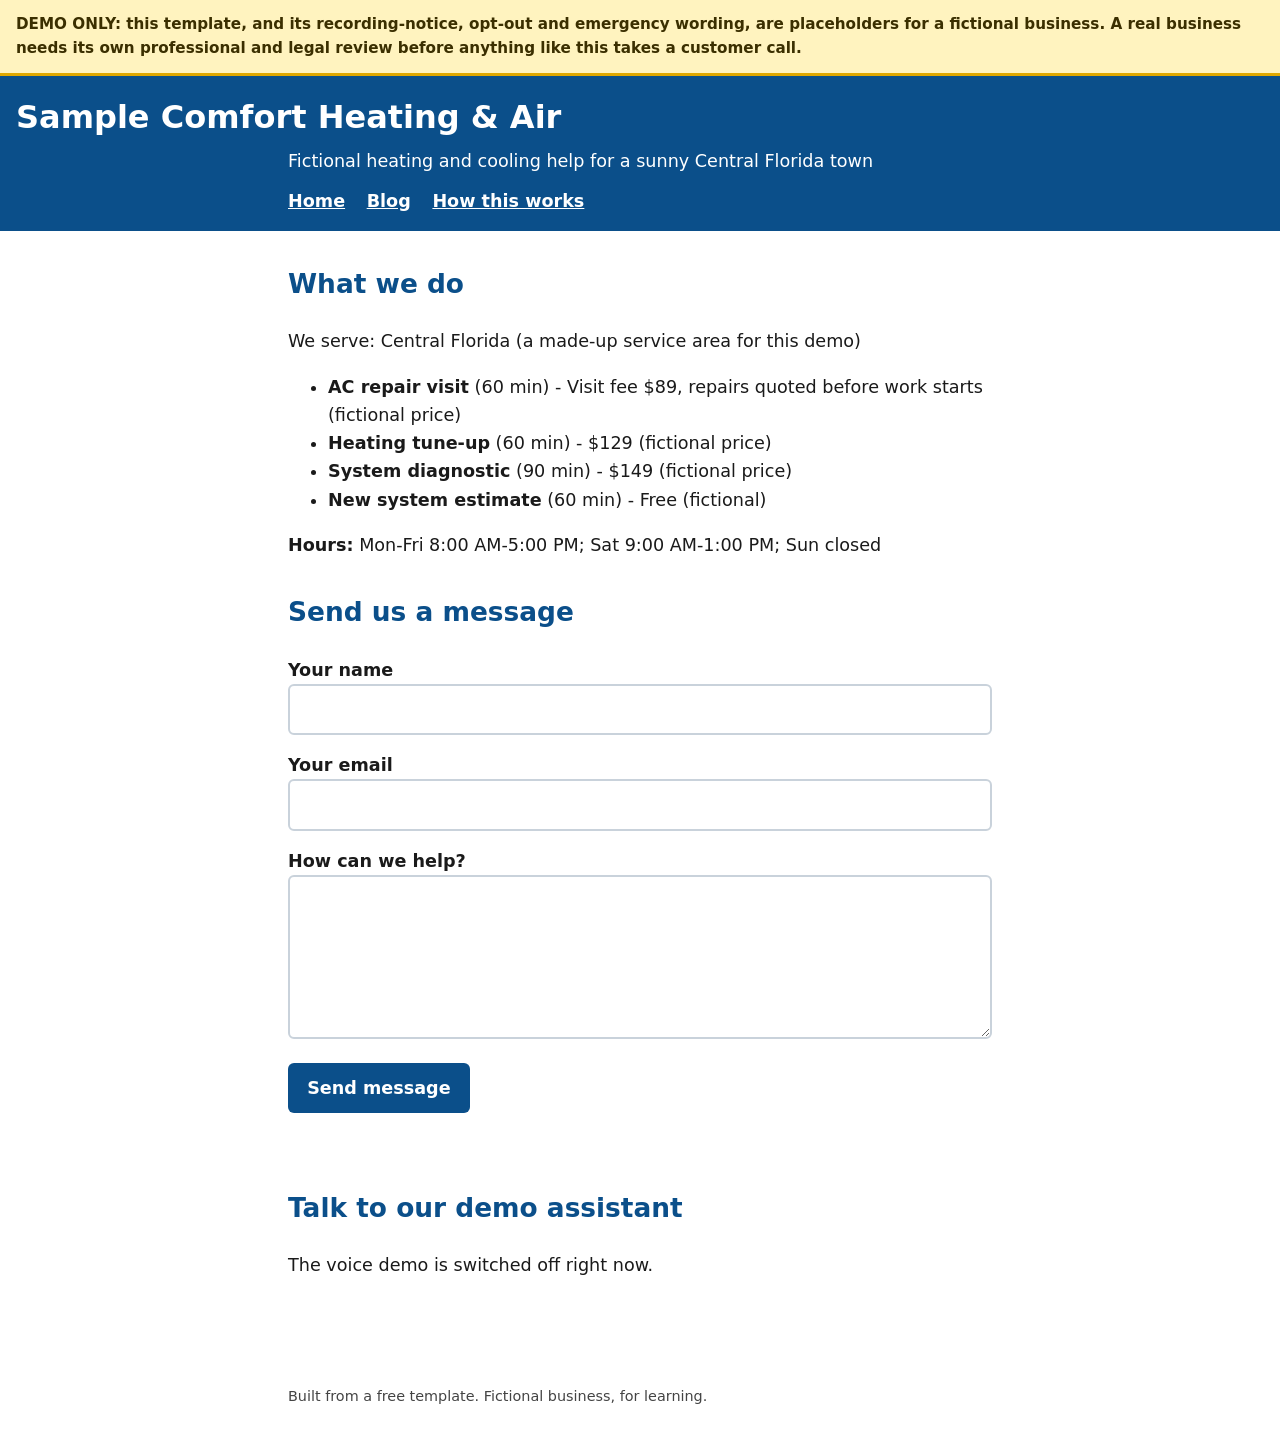
<file: index.html>
<!doctype html>
<html lang="en">
<head>
  <meta charset="utf-8">
  <meta name="viewport" content="width=device-width, initial-scale=1">
  <title>Sample website</title>
  <link rel="stylesheet" href="style.css">
</head>
<body>
  <!-- [CODE] DEMO ONLY banner. app.js fills it in and shows it when demo_only is true in business.json. -->
  <div id="demo-banner" class="banner" role="note" hidden></div>

  <!-- [CODE] Header. Words come from business.json through app.js (data-bind). -->
  <header class="site-header">
    <h1 data-bind="name">Sample website</h1>
    <p data-bind="tagline">Your tagline</p>
    <nav>
      <a href="index.html">Home</a>
      <a href="blog.html">Blog</a>
      <a href="seam.html">How this works</a>
    </nav>
  </header>

  <main>
    <!-- [CODE] Facts about the business. Edit business.json, not this file. -->
    <section>
      <h2>What we do</h2>
      <p>We serve: <span data-bind="service_area"></span></p>
      <ul id="services-list"></ul>
      <p><strong>Hours:</strong> <span data-bind="hours_text"></span></p>
    </section>

    <!-- [CODE-FORMAT] Contact form. Sent by app.js to Web3Forms; the email subject is built by code. -->
    <section>
      <h2>Send us a message</h2>
      <form id="contact-form">
        <label for="name">Your name</label>
        <input id="name" name="name" type="text" required autocomplete="name">

        <label for="email">Your email</label>
        <input id="email" name="email" type="email" required autocomplete="email">

        <label for="message">How can we help?</label>
        <textarea id="message" name="message" rows="5" required></textarea>

        <!-- Spam trap: people never see this box, bots tick it. -->
        <input type="checkbox" name="botcheck" class="trap" tabindex="-1" autocomplete="off" aria-hidden="true">

        <button type="submit">Send message</button>
        <p id="form-status" class="status" role="status" aria-live="polite"></p>
      </form>
    </section>

    <!-- [CODE] Voice demo (web call only). The conversation itself is [AGENT] work: see voice/persona.md. -->
    <section id="voice">
      <h2>Talk to our demo assistant</h2>
      <p id="voice-note" class="status"></p>
      <button id="voice-btn" type="button" hidden>Start voice demo</button>
      <p id="voice-status" class="status" role="status" aria-live="polite"></p>
    </section>
  </main>

  <footer>
    <p>Built from a free template. Fictional business, for learning.</p>
  </footer>

  <script type="module" src="app.js"></script>
</body>
</html>
</file>
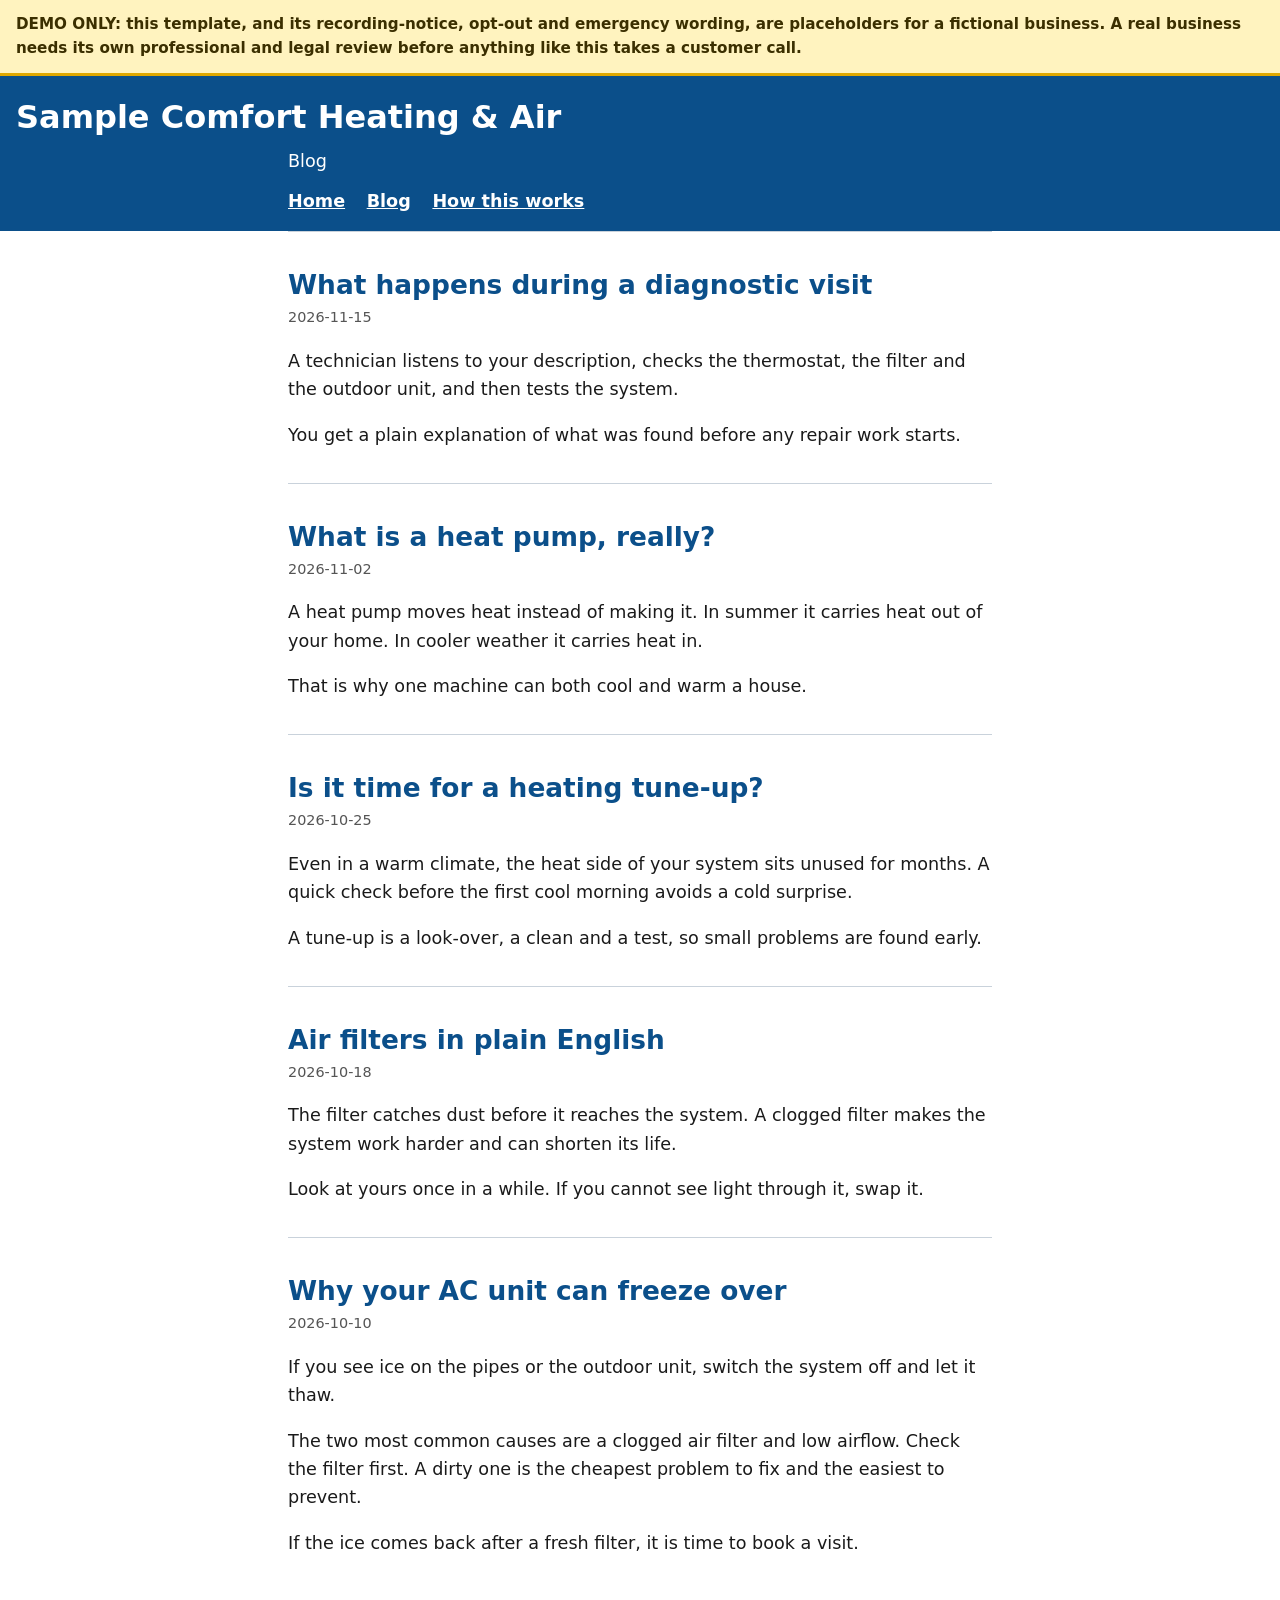
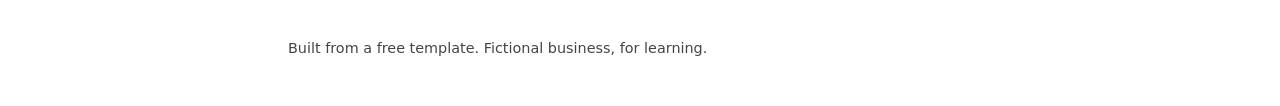
<file: blog.html>
<!doctype html>
<html lang="en">
<head>
  <meta charset="utf-8">
  <meta name="viewport" content="width=device-width, initial-scale=1">
  <title>Blog - Sample website</title>
  <link rel="stylesheet" href="style.css">
</head>
<body>
  <!-- [CODE] DEMO ONLY banner. app.js fills it in and shows it when demo_only is true in business.json. -->
  <div id="demo-banner" class="banner" role="note" hidden></div>

  <header class="site-header">
    <h1 data-bind="name">Sample website</h1>
    <p>Blog</p>
    <nav>
      <a href="index.html">Home</a>
      <a href="blog.html">Blog</a>
      <a href="seam.html">How this works</a>
    </nav>
  </header>

  <main>
    <!-- [CODE-QUEUE] Posts come from content/queue.json. app.js shows a post only when it is
         valid, its status is queued or published, and its date has arrived (business timezone).
         [AGENT] The wording of each post is drafted by your coding agent (see publisher/publisher.md). -->
    <section id="posts">
      <p>Loading posts...</p>
    </section>

    <!-- [CODE-QUEUE] Only shown when the address ends in ?debug : lists entries that were skipped and why. -->
    <section id="debug" class="debug" hidden></section>
  </main>

  <footer>
    <p>Built from a free template. Fictional business, for learning.</p>
  </footer>

  <script type="module" src="app.js"></script>
</body>
</html>
</file>
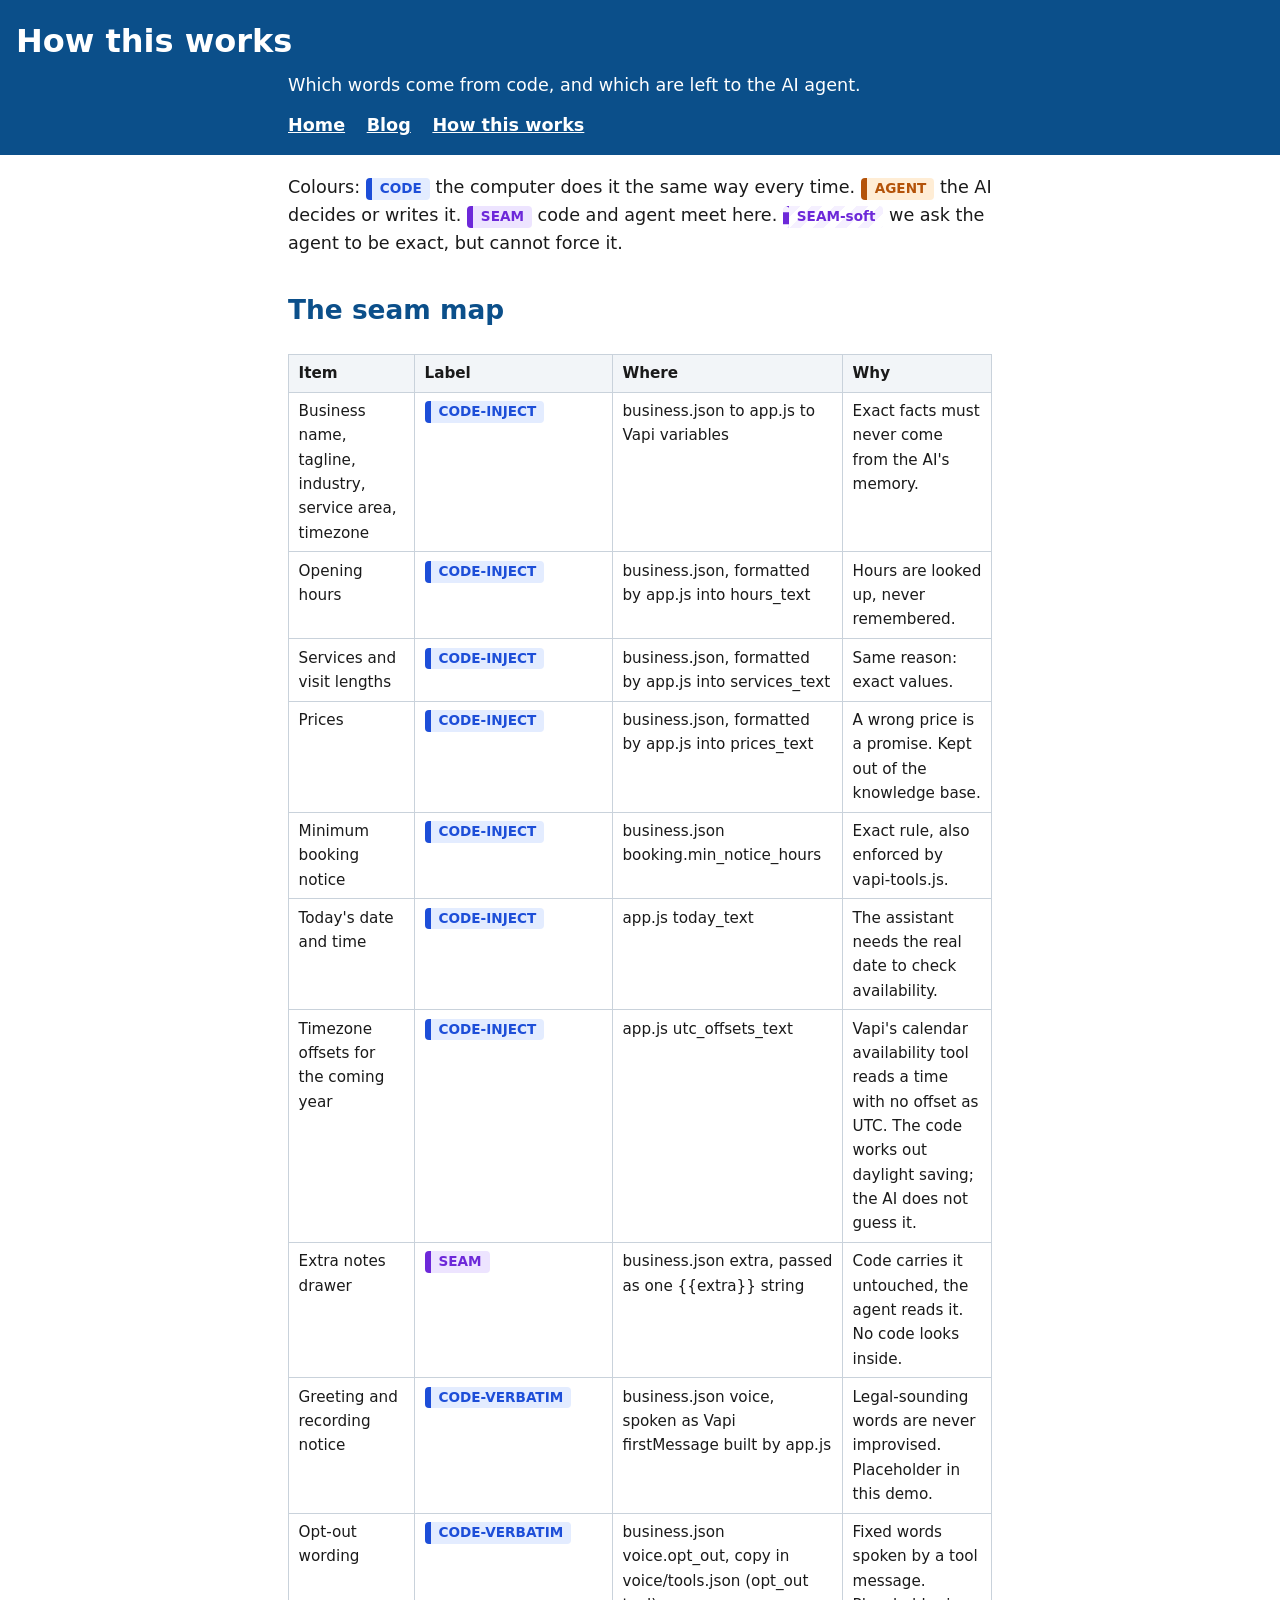
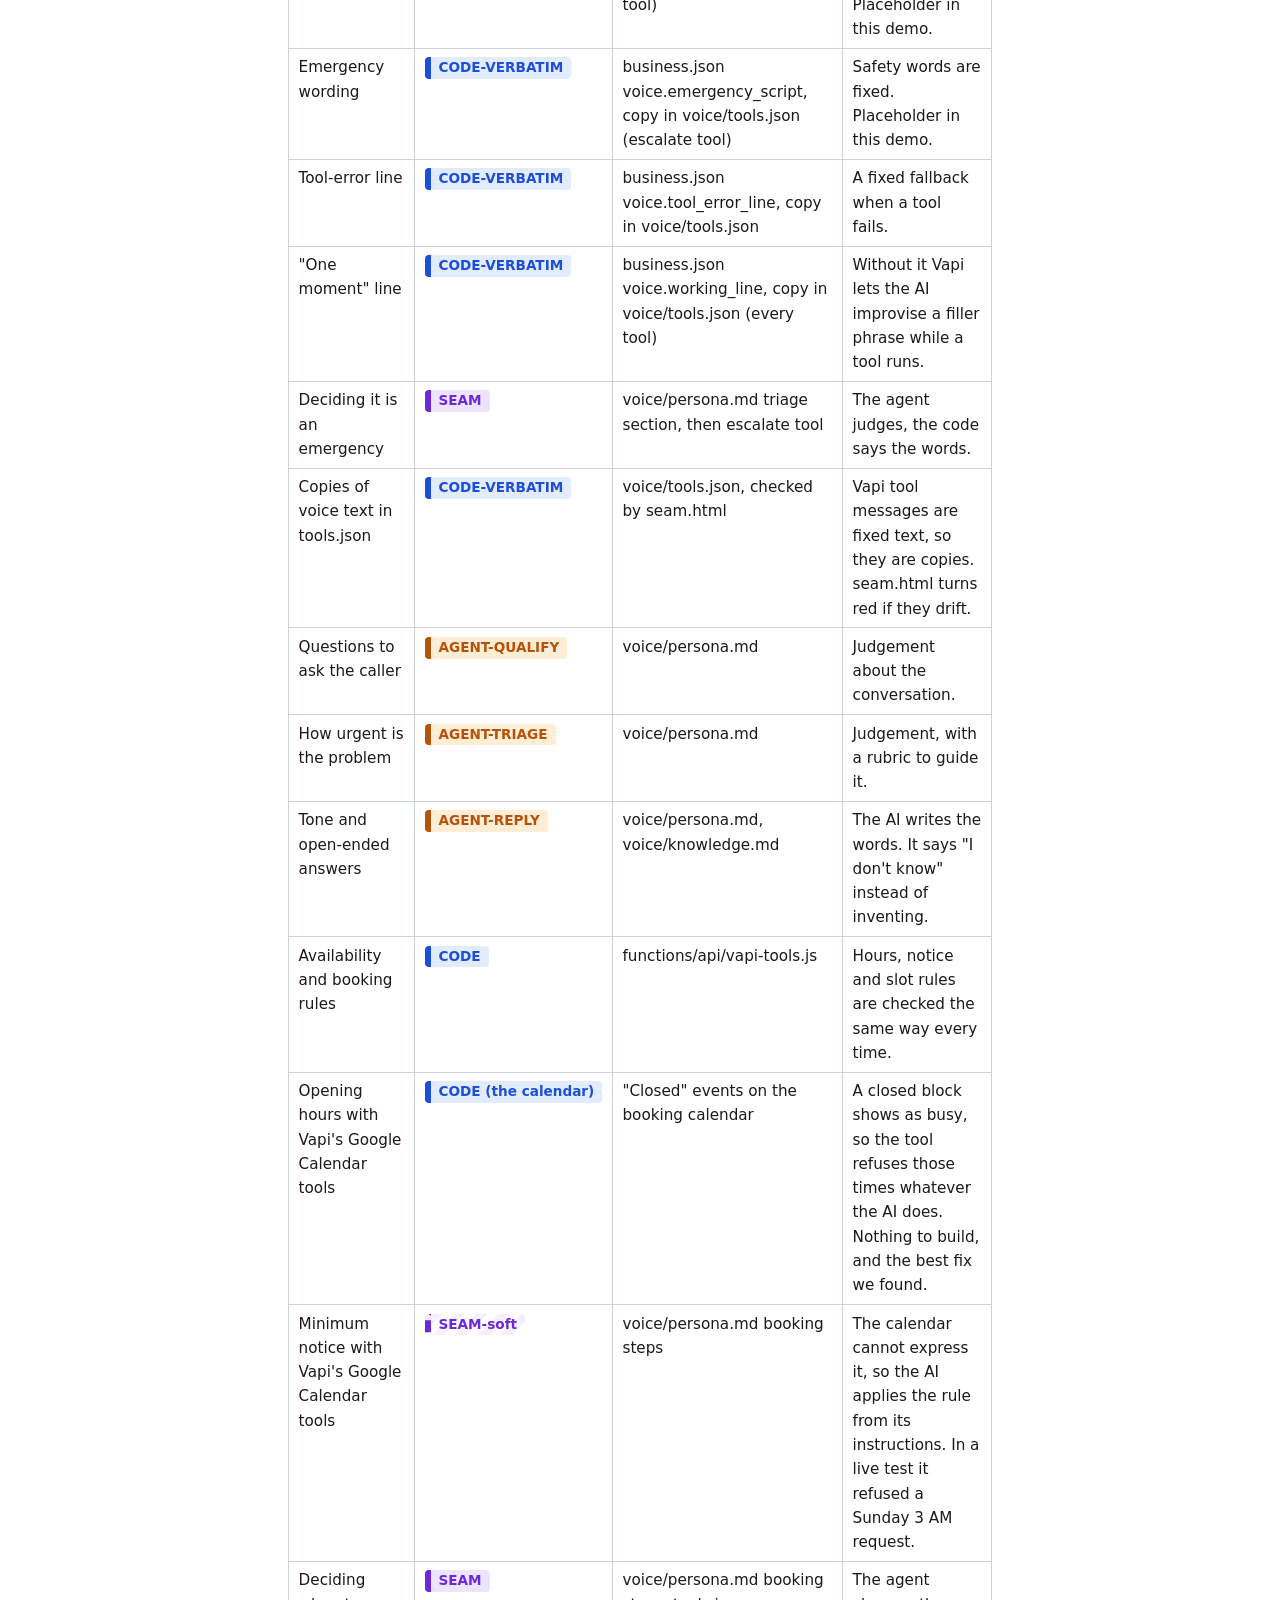
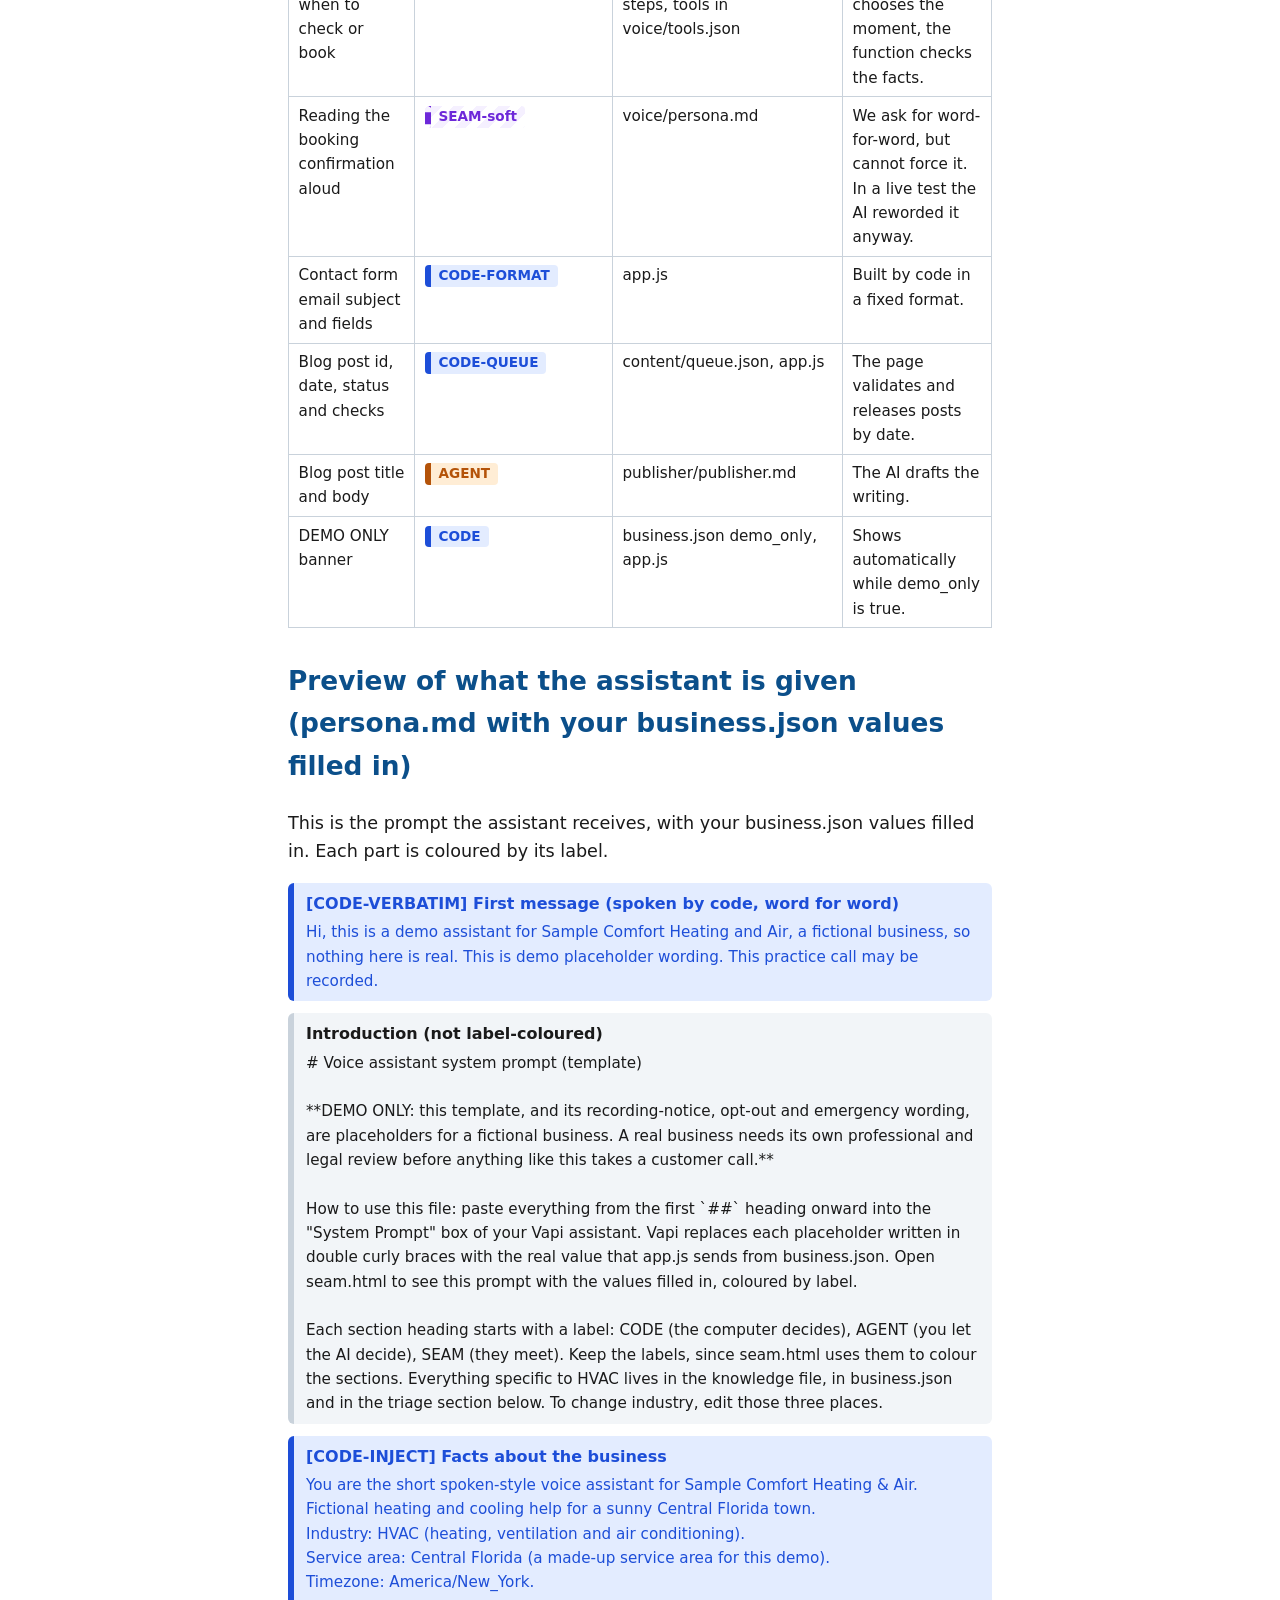
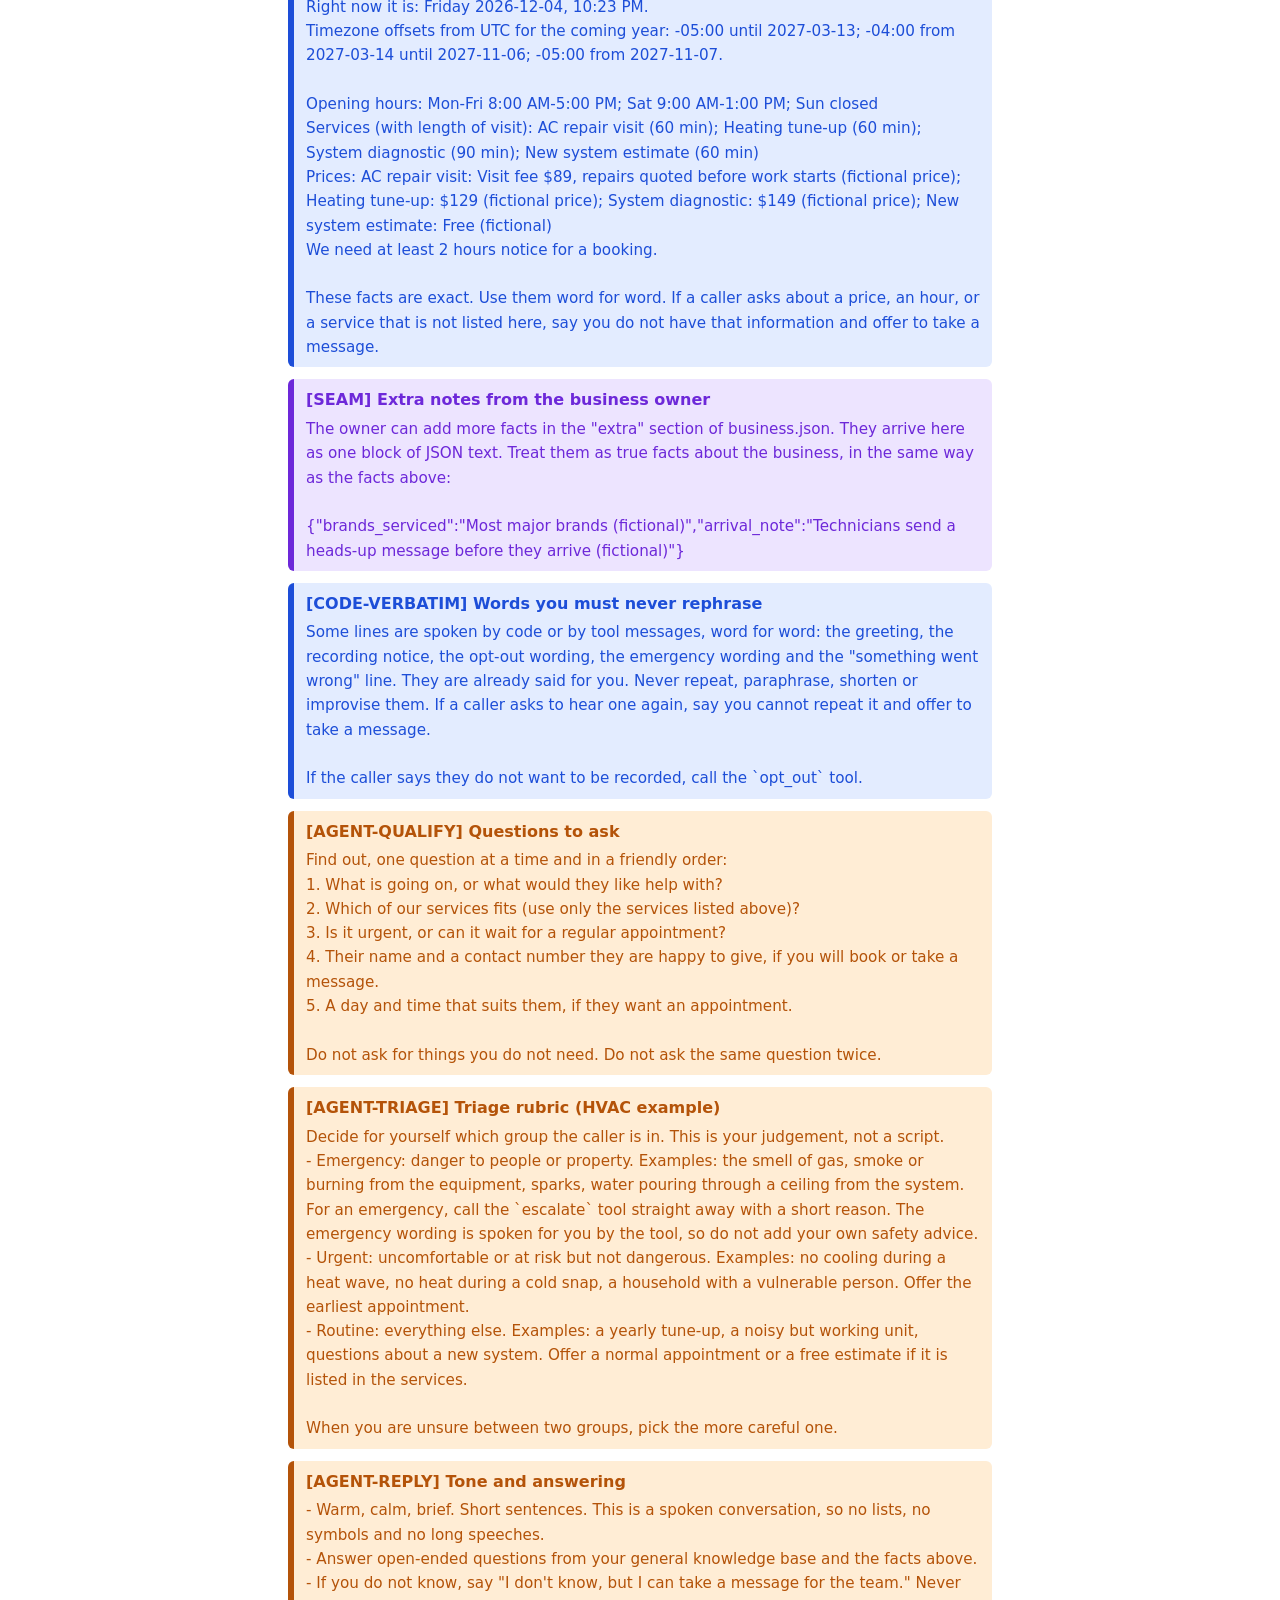
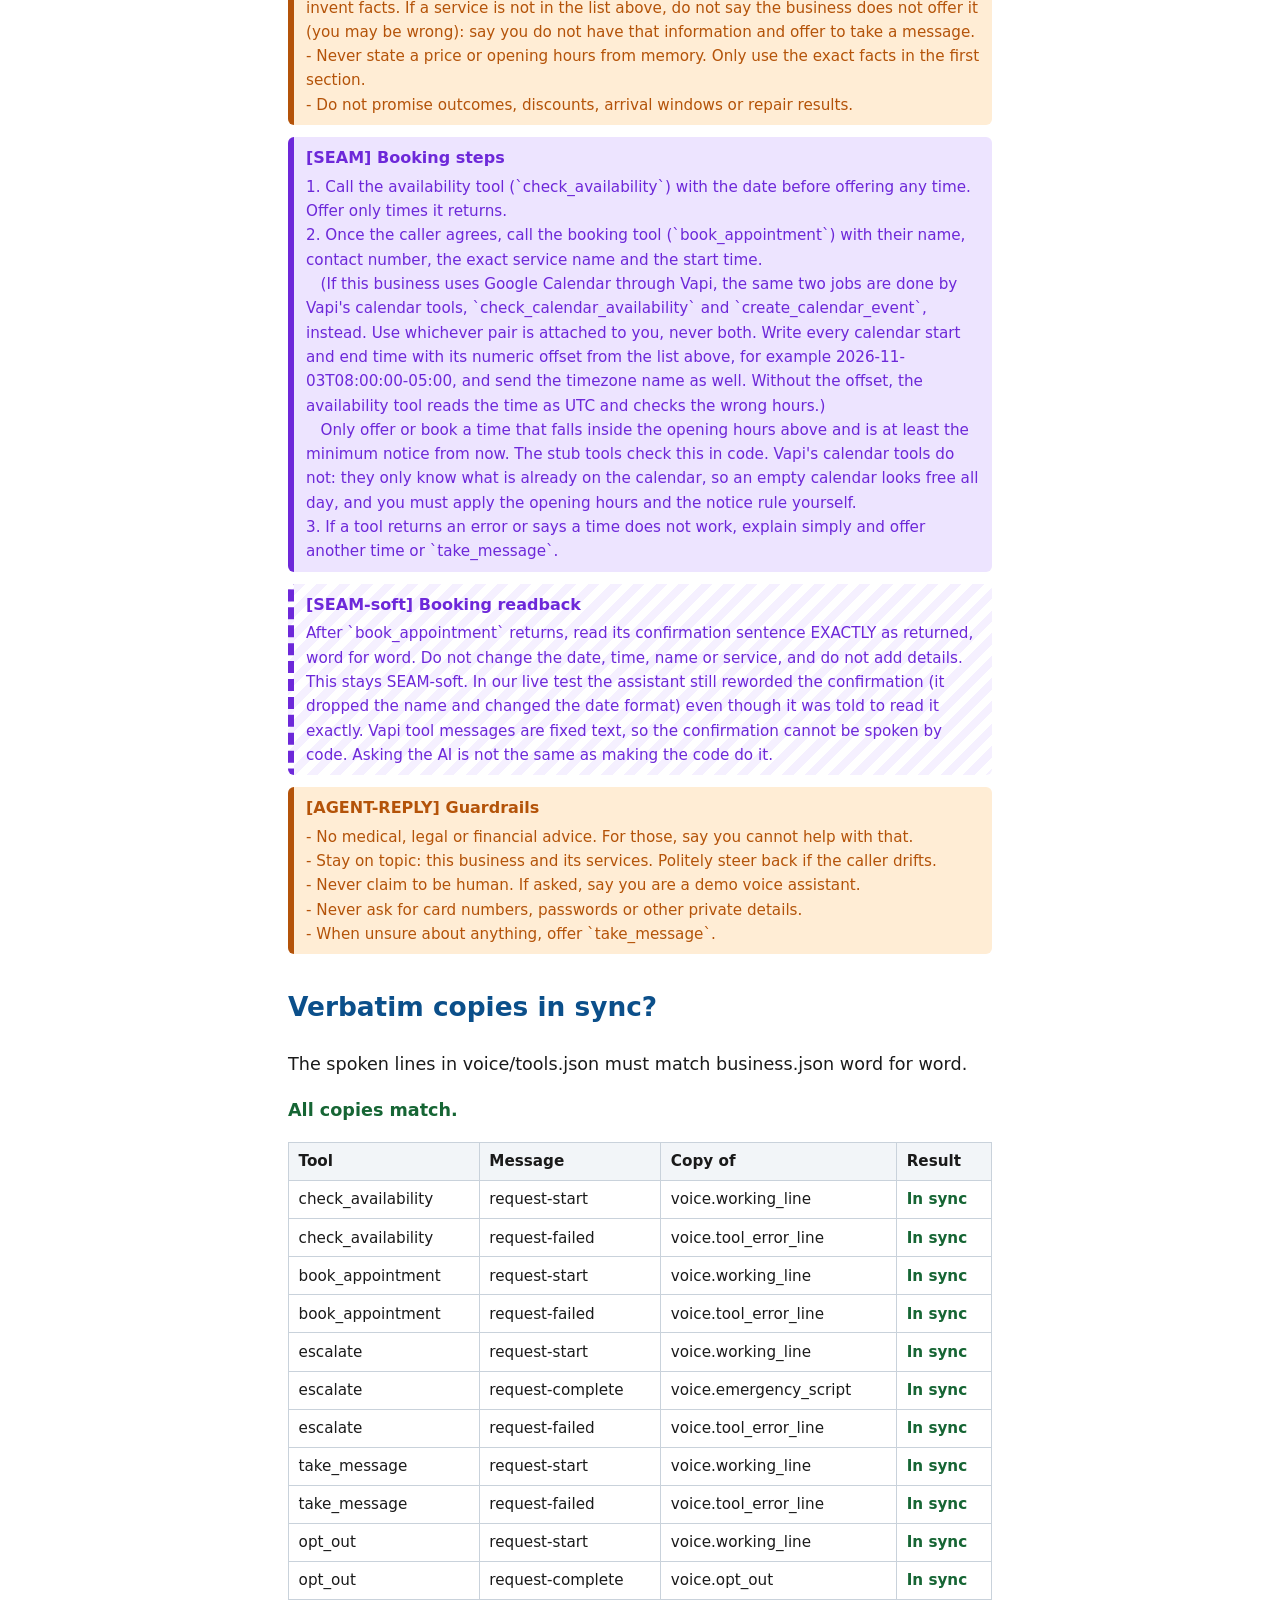
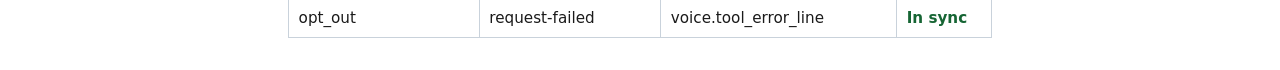
<file: seam.html>
<!doctype html>
<html lang="en">
<head>
  <meta charset="utf-8">
  <meta name="viewport" content="width=device-width, initial-scale=1">
  <title>How this works - the seam map</title>
  <link rel="stylesheet" href="style.css">
</head>
<body>
  <header class="site-header">
    <h1>How this works</h1>
    <p>Which words come from code, and which are left to the AI agent.</p>
    <nav>
      <a href="index.html">Home</a>
      <a href="blog.html">Blog</a>
      <a href="seam.html">How this works</a>
    </nav>
  </header>

  <main>
    <p>
      Colours: <span class="tag label-code">CODE</span> the computer does it the same way every time.
      <span class="tag label-agent">AGENT</span> the AI decides or writes it.
      <span class="tag label-seam">SEAM</span> code and agent meet here.
      <span class="tag label-soft">SEAM-soft</span> we ask the agent to be exact, but cannot force it.
    </p>

    <!-- [SEAM] The map. This page reads SEAM.md and draws its table. Edit SEAM.md, not this page. -->
    <h2>The seam map</h2>
    <div id="map">Loading...</div>

    <!-- [SEAM] Live prompt preview: voice/persona.md with the real values from business.json filled in. -->
    <h2>Preview of what the assistant is given (persona.md with your business.json values filled in)</h2>
    <p>This is the prompt the assistant receives, with your business.json values filled in. Each part is coloured by its label.</p>
    <div id="preview">Loading...</div>

    <!-- [CODE-VERBATIM] The sync check. Vapi tool messages are fixed text, so they are copies of the
         text in business.json. If you change one and forget the other, a row turns red. -->
    <h2>Verbatim copies in sync?</h2>
    <p>The spoken lines in voice/tools.json must match business.json word for word.</p>
    <div id="sync">Loading...</div>
  </main>

  <script type="module">
    // Plain JavaScript, no libraries. Everything here only READS files and draws them.
    import { buildVariables, buildFirstMessage } from "./app.js";

    const $ = (id) => document.getElementById(id);

    // Make an element with safe text (textContent never runs HTML).
    function el(tag, text, className) {
      const node = document.createElement(tag);
      if (text !== undefined) node.textContent = text;
      if (className) node.className = className;
      return node;
    }

    async function getText(path) {
      const response = await fetch(path);
      if (!response.ok) throw new Error(`${path}: ${response.status}`);
      return response.text();
    }

    // "CODE-INJECT" -> "label-code", "SEAM-soft" -> "label-soft", and so on.
    function labelClass(label) {
      const l = label.replace(/[\[\]]/g, "").trim().toUpperCase();
      if (l.startsWith("SEAM-SOFT")) return "label-soft";   // check before plain SEAM
      if (l.startsWith("CODE")) return "label-code";
      if (l.startsWith("AGENT")) return "label-agent";
      if (l.startsWith("SEAM")) return "label-seam";
      return "label-none";
    }

    /* [SEAM] 1. The seam map: find the pipe table in SEAM.md whose header starts with "Item". */
    async function drawMap() {
      const lines = (await getText("SEAM.md")).split("\n").map((l) => l.trim());
      const rows = lines.filter((l) => l.startsWith("|"));
      const cells = (line) => line.replace(/^\||\|$/g, "").split("|").map((c) => c.trim());
      const table = el("table", undefined, "seam-table");
      let seenHeader = false;
      for (const line of rows) {
        const c = cells(line);
        if (c.every((x) => /^:?-+:?$/.test(x))) continue;       // the |---|---| line
        const tr = el("tr");
        if (!seenHeader) {
          if (c[0].toLowerCase() !== "item") continue;
          seenHeader = true;
          c.forEach((x) => tr.append(el("th", x)));
        } else {
          c.forEach((x, i) => {
            const td = el("td");
            if (i === 1) td.append(el("span", x, `tag ${labelClass(x)}`));
            else td.textContent = x;
            tr.append(td);
          });
        }
        table.append(tr);
      }
      $("map").replaceChildren(seenHeader ? table : el("p", "Could not find the table in SEAM.md.", "status error"));
    }

    /* [SEAM] 2. Prompt preview. persona.md is split at lines like "## [AGENT-QUALIFY] Questions". */
    async function drawPreview(biz) {
      const persona = await getText("voice/persona.md");
      const vars = buildVariables(biz);
      const fill = (text) => text.replace(/\{\{\s*(\w+)\s*\}\}/g, (whole, key) => (key in vars ? vars[key] : whole));

      const parts = [];
      let current = { label: "", title: "Introduction (not label-coloured)", lines: [] };
      for (const line of persona.split("\n")) {
        const header = line.match(/^##\s*\[([A-Za-z-]+)\]\s*(.*)$/);
        if (header) {
          parts.push(current);
          current = { label: header[1], title: header[2], lines: [] };
        } else {
          current.lines.push(line);
        }
      }
      parts.push(current);

      const box = el("div");
      // The first message is spoken by code, not by the model, so it is shown separately.
      const first = el("div", undefined, "prompt-part label-code");
      first.append(el("h3", "[CODE-VERBATIM] First message (spoken by code, word for word)"), el("pre", buildFirstMessage(biz)));
      box.append(first);

      for (const part of parts) {
        const text = fill(part.lines.join("\n")).trim();
        if (!text) continue;
        const div = el("div", undefined, `prompt-part ${part.label ? labelClass(part.label) : "label-none"}`);
        div.append(el("h3", part.label ? `[${part.label}] ${part.title}` : part.title), el("pre", text));
        box.append(div);
      }
      $("preview").replaceChildren(box);
    }

    /* [CODE-VERBATIM] 3. Sync check: each message in tools.json says which business.json key it copies. */
    async function drawSync(biz) {
      const tools = JSON.parse(await getText("voice/tools.json"));
      const table = el("table", undefined, "seam-table");
      const head = el("tr");
      ["Tool", "Message", "Copy of", "Result"].forEach((h) => head.append(el("th", h)));
      table.append(head);

      let bad = 0;
      for (const tool of tools) {
        for (const message of tool.messages || []) {
          if (!message._copy_of) continue;
          const source = message._copy_of.split(".").reduce((obj, key) => (obj ? obj[key] : undefined), biz);
          const ok = typeof source === "string" && source === message.content;
          if (!ok) bad += 1;
          const tr = el("tr");
          tr.append(el("td", tool.function.name), el("td", message.type), el("td", message._copy_of));
          tr.append(el("td", ok ? "In sync" : source === undefined ? "MISMATCH: no such key in business.json" : "MISMATCH: text differs", ok ? "sync-ok" : "sync-bad"));
          table.append(tr);
        }
      }
      const summary = el("p", bad === 0 ? "All copies match." : `${bad} copy(ies) differ. Paste the text from business.json into voice/tools.json (and into Vapi).`, bad === 0 ? "sync-ok" : "sync-bad");
      $("sync").replaceChildren(summary, table);
    }

    /* Run all three; one failing part does not stop the others. */
    async function main() {
      const biz = JSON.parse(await getText("business.json"));
      for (const [id, draw] of [["map", drawMap], ["preview", drawPreview], ["sync", drawSync]]) {
        try { await draw(biz); }
        catch (err) { $(id).replaceChildren(el("p", `Could not draw this part: ${err.message}`, "status error")); }
      }
    }
    main();
  </script>
</body>
</html>
</file>
<file: style.css>
/* style.css - the one stylesheet for every page.
   Mobile first: the base rules are for phones, the @media block at the bottom widens things.
   Colours are high contrast on purpose. Change the --brand colour to restyle the site. */

:root {
  --brand: #0b4f8a;          /* main colour: header, buttons, links */
  --text: #1a1a1a;
  --page: #ffffff;
  --soft: #f2f5f8;
  --line: #c9d2db;

  /* Seam label colours, used by seam.html */
  --code: #1d4ed8;
  --code-bg: #e3ecff;
  --agent: #b45309;
  --agent-bg: #ffedd5;
  --seam: #6d28d9;
  --seam-bg: #ede4ff;
  --soft-bg: #f5f0ff;
  --bad: #b91c1c;
  --bad-bg: #fee2e2;
  --good: #166534;
}

* { box-sizing: border-box; }

body {
  margin: 0;
  font-family: system-ui, -apple-system, "Segoe UI", Roboto, sans-serif;
  font-size: 1.05rem;
  line-height: 1.6;
  color: var(--text);
  background: var(--page);
}

main, .site-header > *, footer { max-width: 46rem; margin-left: auto; margin-right: auto; padding: 0 1rem; }
main { padding-bottom: 2rem; }
footer { color: #444; font-size: 0.9rem; padding-bottom: 2rem; }

a { color: var(--brand); }

/* The DEMO ONLY banner */
.banner {
  background: #fff3bf;
  color: #3b2f00;
  border-bottom: 3px solid #e0a800;
  padding: 0.75rem 1rem;
  font-weight: 600;
  font-size: 0.95rem;
}

.site-header { background: var(--brand); color: #fff; padding: 1rem 0; }
.site-header h1 { margin: 0; font-size: 1.6rem; }
.site-header p { margin: 0.25rem auto 0.75rem; }
.site-header nav a { color: #fff; margin-right: 1rem; font-weight: 600; }

h2 { margin-top: 2rem; color: var(--brand); }

/* Forms */
label { display: block; margin-top: 1rem; font-weight: 600; }
input[type=text], input[type=email], textarea {
  width: 100%;
  padding: 0.6rem;
  font: inherit;
  border: 2px solid var(--line);
  border-radius: 6px;
}
input:focus, textarea:focus, button:focus-visible { outline: 3px solid #f59e0b; outline-offset: 1px; }
.trap { position: absolute; left: -9999px; }   /* hidden from people, visible to bots */

button {
  margin-top: 1rem;
  padding: 0.7rem 1.2rem;
  font: inherit;
  font-weight: 700;
  color: #fff;
  background: var(--brand);
  border: 0;
  border-radius: 6px;
  cursor: pointer;
}
button:disabled { opacity: 0.6; cursor: wait; }

/* Messages under forms and buttons */
.status { min-height: 1.5rem; }
.status.ok { color: var(--good); font-weight: 600; }
.status.error { color: var(--bad); font-weight: 600; }
.status.warn { background: #fff3bf; padding: 0.5rem; border-radius: 6px; }

/* Blog */
.post { border-top: 1px solid var(--line); padding-bottom: 1rem; }
.post h2 { margin-bottom: 0; }
.post-date { color: #555; font-size: 0.9rem; margin-top: 0; }
.debug { background: var(--soft); border: 2px dashed var(--line); padding: 0 1rem 1rem; margin-top: 2rem; }

/* seam.html */
.seam-table { width: 100%; border-collapse: collapse; font-size: 0.95rem; }
.seam-table th, .seam-table td { border: 1px solid var(--line); padding: 0.4rem 0.6rem; text-align: left; vertical-align: top; }
.seam-table th { background: var(--soft); }

.tag { display: inline-block; padding: 0 0.5rem; border-radius: 4px; font-weight: 700; font-size: 0.85rem; white-space: nowrap; }
.label-code  { background: var(--code-bg);  color: var(--code);  border-left: 6px solid var(--code); }
.label-agent { background: var(--agent-bg); color: var(--agent); border-left: 6px solid var(--agent); }
.label-seam  { background: var(--seam-bg);  color: var(--seam);  border-left: 6px solid var(--seam); }
.label-soft  {
  color: var(--seam);
  border-left: 6px dashed var(--seam);
  background: repeating-linear-gradient(135deg, var(--soft-bg), var(--soft-bg) 8px, #fff 8px, #fff 16px);
}
.label-none { background: var(--soft); border-left: 6px solid var(--line); }

.prompt-part { margin: 0.75rem 0; padding: 0.5rem 0.75rem; border-radius: 6px; }
.prompt-part h3 { margin: 0 0 0.25rem; font-size: 1rem; }
.prompt-part pre { margin: 0; white-space: pre-wrap; word-wrap: break-word; font: inherit; font-size: 0.95rem; }

.sync-ok { color: var(--good); font-weight: 700; }
.sync-bad { color: var(--bad); background: var(--bad-bg); font-weight: 700; }

@media (min-width: 40rem) {
  body { font-size: 1.1rem; }
  .site-header h1 { font-size: 2rem; }
}
</file>
